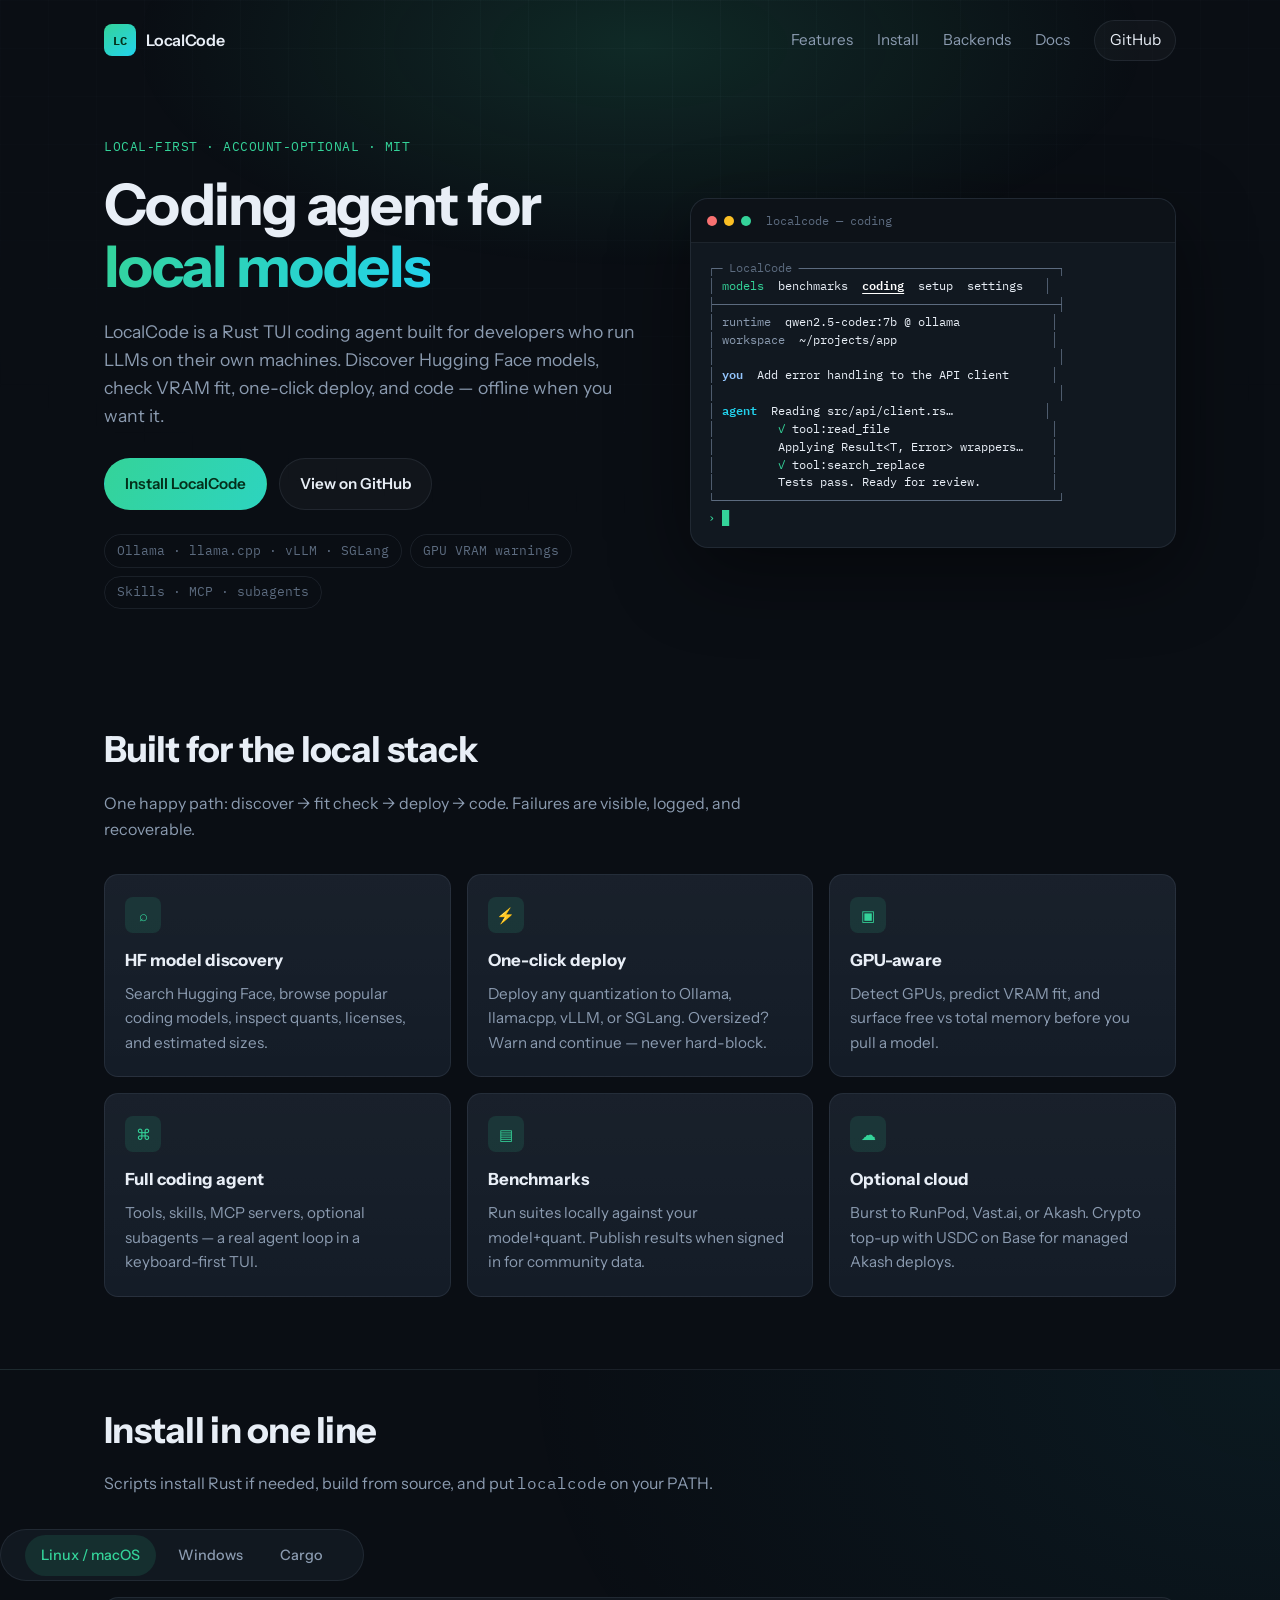
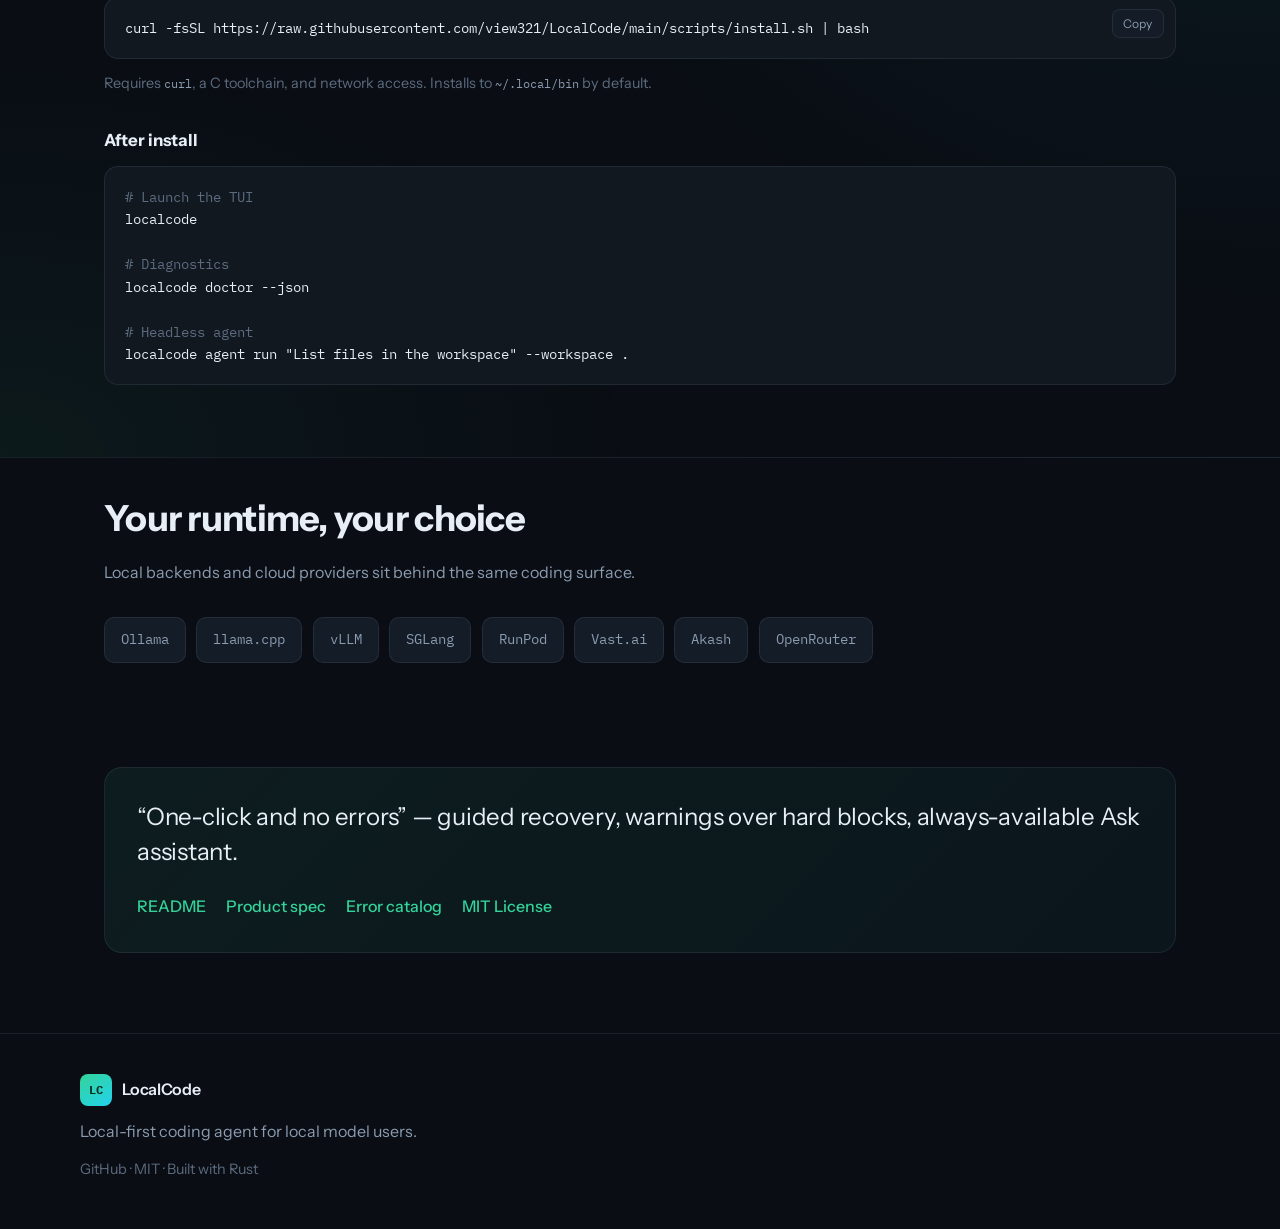
<file: website/index.html>
<!DOCTYPE html>
<html lang="en">
<head>
  <meta charset="UTF-8" />
  <meta name="viewport" content="width=device-width, initial-scale=1" />
  <meta name="description" content="LocalCode — local-first Rust TUI coding agent for developers who prefer local LLMs. Hugging Face models, one-click deploy, GPU awareness, benchmarks." />
  <meta name="theme-color" content="#0a0e14" />
  <meta property="og:title" content="LocalCode — Local-first coding agent" />
  <meta property="og:description" content="Rust TUI coding agent for local LLMs. Discover models, deploy with one click, code offline." />
  <meta property="og:type" content="website" />
  <title>LocalCode — Local-first coding agent</title>
  <link rel="preconnect" href="https://fonts.googleapis.com" />
  <link rel="preconnect" href="https://fonts.gstatic.com" crossorigin />
  <link href="https://fonts.googleapis.com/css2?family=IBM+Plex+Mono:wght@400;500;600&family=Instrument+Sans:wght@400;500;600;700&display=swap" rel="stylesheet" />
  <link rel="stylesheet" href="styles.css" />
  <link rel="icon" href="data:image/svg+xml,%3Csvg xmlns='http://www.w3.org/2000/svg' viewBox='0 0 32 32'%3E%3Crect width='32' height='32' rx='6' fill='%230a0e14'/%3E%3Ctext x='16' y='22' text-anchor='middle' font-family='monospace' font-size='14' font-weight='700' fill='%2334d399'%3ELC%3C/text%3E%3C/svg%3E" />
</head>
<body>
  <div class="bg-grid" aria-hidden="true"></div>
  <div class="bg-glow" aria-hidden="true"></div>

  <header class="site-header">
    <a class="logo" href="#">
      <span class="logo-mark">LC</span>
      <span class="logo-text">LocalCode</span>
    </a>
    <nav class="nav">
      <a href="#features">Features</a>
      <a href="#install">Install</a>
      <a href="#backends">Backends</a>
      <a href="#docs">Docs</a>
      <a class="nav-github" href="https://github.com/view321/LocalCode" target="_blank" rel="noopener noreferrer">GitHub</a>
    </nav>
    <button class="nav-toggle" type="button" aria-label="Toggle menu" aria-expanded="false">
      <span></span><span></span>
    </button>
  </header>

  <main>
    <section class="hero">
      <div class="hero-copy">
        <p class="eyebrow">Local-first · Account-optional · MIT</p>
        <h1>
          Coding agent for
          <span class="gradient-text">local models</span>
        </h1>
        <p class="lede">
          LocalCode is a Rust TUI coding agent built for developers who run LLMs on their own machines.
          Discover Hugging Face models, check VRAM fit, one-click deploy, and code — offline when you want it.
        </p>
        <div class="hero-actions">
          <a class="btn btn-primary" href="#install">Install LocalCode</a>
          <a class="btn btn-ghost" href="https://github.com/view321/LocalCode" target="_blank" rel="noopener noreferrer">View on GitHub</a>
        </div>
        <ul class="hero-pills">
          <li>Ollama · llama.cpp · vLLM · SGLang</li>
          <li>GPU VRAM warnings</li>
          <li>Skills · MCP · subagents</li>
        </ul>
      </div>
      <div class="hero-terminal" aria-hidden="true">
        <div class="term-chrome">
          <span class="dot red"></span>
          <span class="dot yellow"></span>
          <span class="dot green"></span>
          <span class="term-title">localcode — coding</span>
        </div>
        <pre class="term-body"><code><span class="t-dim">┌─ LocalCode ─────────────────────────────────────┐</span>
<span class="t-dim">│</span> <span class="t-accent">models</span>  benchmarks  <span class="t-active">coding</span>  setup  settings   <span class="t-dim">│</span>
<span class="t-dim">├─────────────────────────────────────────────────┤</span>
<span class="t-dim">│</span> <span class="t-muted">runtime</span>  qwen2.5-coder:7b @ ollama             <span class="t-dim">│</span>
<span class="t-dim">│</span> <span class="t-muted">workspace</span>  ~/projects/app                      <span class="t-dim">│</span>
<span class="t-dim">│</span>                                                 <span class="t-dim">│</span>
<span class="t-dim">│</span> <span class="t-user">you</span>  Add error handling to the API client      <span class="t-dim">│</span>
<span class="t-dim">│</span>                                                 <span class="t-dim">│</span>
<span class="t-dim">│</span> <span class="t-agent">agent</span>  Reading src/api/client.rs…             <span class="t-dim">│</span>
<span class="t-dim">│</span>         <span class="t-ok">✓</span> tool:read_file                       <span class="t-dim">│</span>
<span class="t-dim">│</span>         Applying Result&lt;T, Error&gt; wrappers…    <span class="t-dim">│</span>
<span class="t-dim">│</span>         <span class="t-ok">✓</span> tool:search_replace                  <span class="t-dim">│</span>
<span class="t-dim">│</span>         Tests pass. Ready for review.          <span class="t-dim">│</span>
<span class="t-dim">└─────────────────────────────────────────────────┘</span>
<span class="prompt">›</span> <span class="cursor">█</span></code></pre>
      </div>
    </section>

    <section id="features" class="section">
      <div class="section-head">
        <h2>Built for the local stack</h2>
        <p>One happy path: discover → fit check → deploy → code. Failures are visible, logged, and recoverable.</p>
      </div>
      <div class="feature-grid">
        <article class="card">
          <div class="card-icon">⌕</div>
          <h3>HF model discovery</h3>
          <p>Search Hugging Face, browse popular coding models, inspect quants, licenses, and estimated sizes.</p>
        </article>
        <article class="card">
          <div class="card-icon">⚡</div>
          <h3>One-click deploy</h3>
          <p>Deploy any quantization to Ollama, llama.cpp, vLLM, or SGLang. Oversized? Warn and continue — never hard-block.</p>
        </article>
        <article class="card">
          <div class="card-icon">▣</div>
          <h3>GPU-aware</h3>
          <p>Detect GPUs, predict VRAM fit, and surface free vs total memory before you pull a model.</p>
        </article>
        <article class="card">
          <div class="card-icon">⌘</div>
          <h3>Full coding agent</h3>
          <p>Tools, skills, MCP servers, optional subagents — a real agent loop in a keyboard-first TUI.</p>
        </article>
        <article class="card">
          <div class="card-icon">▤</div>
          <h3>Benchmarks</h3>
          <p>Run suites locally against your model+quant. Publish results when signed in for community data.</p>
        </article>
        <article class="card">
          <div class="card-icon">☁</div>
          <h3>Optional cloud</h3>
          <p>Burst to RunPod, Vast.ai, or Akash. Crypto top-up with USDC on Base for managed Akash deploys.</p>
        </article>
      </div>
    </section>

    <section id="install" class="section section-install">
      <div class="section-head">
        <h2>Install in one line</h2>
        <p>Scripts install Rust if needed, build from source, and put <code>localcode</code> on your PATH.</p>
      </div>

      <div class="install-tabs" role="tablist" aria-label="Install platform">
        <button class="tab active" role="tab" aria-selected="true" data-tab="unix">Linux / macOS</button>
        <button class="tab" role="tab" aria-selected="false" data-tab="windows">Windows</button>
        <button class="tab" role="tab" aria-selected="false" data-tab="cargo">Cargo</button>
      </div>

      <div class="install-panels">
        <div class="panel active" data-panel="unix" role="tabpanel">
          <div class="code-block">
            <button class="copy-btn" type="button" data-copy="curl -fsSL https://raw.githubusercontent.com/view321/LocalCode/main/scripts/install.sh | bash">Copy</button>
            <pre><code>curl -fsSL https://raw.githubusercontent.com/view321/LocalCode/main/scripts/install.sh | bash</code></pre>
          </div>
          <p class="panel-note">Requires <code>curl</code>, a C toolchain, and network access. Installs to <code>~/.local/bin</code> by default.</p>
        </div>
        <div class="panel" data-panel="windows" role="tabpanel" hidden>
          <div class="code-block">
            <button class="copy-btn" type="button" data-copy="irm https://raw.githubusercontent.com/view321/LocalCode/main/scripts/install.ps1 | iex">Copy</button>
            <pre><code>irm https://raw.githubusercontent.com/view321/LocalCode/main/scripts/install.ps1 | iex</code></pre>
          </div>
          <p class="panel-note">Run in PowerShell. Installs to <code>%USERPROFILE%\.local\bin</code> and offers to add it to your user PATH.</p>
        </div>
        <div class="panel" data-panel="cargo" role="tabpanel" hidden>
          <div class="code-block">
            <button class="copy-btn" type="button" data-copy="git clone https://github.com/view321/LocalCode.git
cd LocalCode
cargo install --path crates/localcode-cli">Copy</button>
            <pre><code>git clone https://github.com/view321/LocalCode.git
cd LocalCode
cargo install --path crates/localcode-cli</code></pre>
          </div>
          <p class="panel-note">Requires Rust 1.75+. Binary lands in <code>~/.cargo/bin</code>.</p>
        </div>
      </div>

      <div class="post-install">
        <h3>After install</h3>
        <div class="code-block">
          <pre><code><span class="t-comment"># Launch the TUI</span>
localcode

<span class="t-comment"># Diagnostics</span>
localcode doctor --json

<span class="t-comment"># Headless agent</span>
localcode agent run "List files in the workspace" --workspace .</code></pre>
        </div>
      </div>
    </section>

    <section id="backends" class="section">
      <div class="section-head">
        <h2>Your runtime, your choice</h2>
        <p>Local backends and cloud providers sit behind the same coding surface.</p>
      </div>
      <div class="backend-row">
        <div class="backend-chip">Ollama</div>
        <div class="backend-chip">llama.cpp</div>
        <div class="backend-chip">vLLM</div>
        <div class="backend-chip">SGLang</div>
        <div class="backend-chip">RunPod</div>
        <div class="backend-chip">Vast.ai</div>
        <div class="backend-chip">Akash</div>
        <div class="backend-chip">OpenRouter</div>
      </div>
    </section>

    <section id="docs" class="section section-philosophy">
      <div class="philosophy">
        <blockquote>
          <p>“One-click and no errors” — guided recovery, warnings over hard blocks, always-available Ask assistant.</p>
        </blockquote>
        <div class="doc-links">
          <a href="https://github.com/view321/LocalCode#readme" target="_blank" rel="noopener noreferrer">README</a>
          <a href="https://github.com/view321/LocalCode/blob/main/docs/HANDOFF.md" target="_blank" rel="noopener noreferrer">Product spec</a>
          <a href="https://github.com/view321/LocalCode/blob/main/docs/ERROR_CODES.md" target="_blank" rel="noopener noreferrer">Error catalog</a>
          <a href="https://github.com/view321/LocalCode/blob/main/LICENSE" target="_blank" rel="noopener noreferrer">MIT License</a>
        </div>
      </div>
    </section>
  </main>

  <footer class="site-footer">
    <div class="footer-inner">
      <div class="logo">
        <span class="logo-mark">LC</span>
        <span class="logo-text">LocalCode</span>
      </div>
      <p>Local-first coding agent for local model users.</p>
      <p class="footer-meta">
        <a href="https://github.com/view321/LocalCode" target="_blank" rel="noopener noreferrer">GitHub</a>
        · MIT · Built with Rust
      </p>
    </div>
  </footer>

  <script src="script.js"></script>
</body>
</html>
</file>
<file: website/styles.css>
:root {
  --bg: #0a0e14;
  --bg-elevated: #111820;
  --bg-card: #141c27;
  --border: rgba(148, 163, 184, 0.12);
  --border-strong: rgba(52, 211, 153, 0.35);
  --text: #e8eef6;
  --text-muted: #8b9bb0;
  --text-dim: #5c6b7f;
  --accent: #34d399;
  --accent-2: #22d3ee;
  --accent-soft: rgba(52, 211, 153, 0.12);
  --warn: #fbbf24;
  --user: #93c5fd;
  --danger: #f87171;
  --radius: 14px;
  --radius-sm: 10px;
  --font: "Instrument Sans", system-ui, sans-serif;
  --mono: "IBM Plex Mono", ui-monospace, monospace;
  --shadow: 0 24px 80px rgba(0, 0, 0, 0.45);
  --max: 1120px;
}

*,
*::before,
*::after {
  box-sizing: border-box;
}

html {
  scroll-behavior: smooth;
}

body {
  margin: 0;
  min-height: 100vh;
  font-family: var(--font);
  color: var(--text);
  background: var(--bg);
  line-height: 1.6;
  -webkit-font-smoothing: antialiased;
}

a {
  color: inherit;
  text-decoration: none;
}

code,
pre {
  font-family: var(--mono);
}

.bg-grid {
  position: fixed;
  inset: 0;
  background-image:
    linear-gradient(rgba(148, 163, 184, 0.04) 1px, transparent 1px),
    linear-gradient(90deg, rgba(148, 163, 184, 0.04) 1px, transparent 1px);
  background-size: 48px 48px;
  mask-image: radial-gradient(ellipse 80% 60% at 50% 0%, black, transparent);
  pointer-events: none;
  z-index: 0;
}

.bg-glow {
  position: fixed;
  top: -20%;
  left: 50%;
  width: 80vw;
  height: 50vh;
  transform: translateX(-50%);
  background: radial-gradient(ellipse, rgba(52, 211, 153, 0.14), transparent 70%);
  pointer-events: none;
  z-index: 0;
}

.site-header,
main,
.site-footer {
  position: relative;
  z-index: 1;
}

.site-header {
  display: flex;
  align-items: center;
  justify-content: space-between;
  max-width: var(--max);
  margin: 0 auto;
  padding: 1.25rem 1.5rem;
}

.logo {
  display: inline-flex;
  align-items: center;
  gap: 0.65rem;
  font-weight: 600;
  letter-spacing: -0.02em;
}

.logo-mark {
  display: grid;
  place-items: center;
  width: 2rem;
  height: 2rem;
  border-radius: 8px;
  background: linear-gradient(145deg, var(--accent), var(--accent-2));
  color: #042f1a;
  font-family: var(--mono);
  font-size: 0.75rem;
  font-weight: 700;
}

.nav {
  display: flex;
  align-items: center;
  gap: 1.5rem;
  font-size: 0.95rem;
  color: var(--text-muted);
}

.nav a:hover {
  color: var(--text);
}

.nav-github {
  padding: 0.45rem 0.9rem;
  border: 1px solid var(--border);
  border-radius: 999px;
  color: var(--text) !important;
  background: rgba(255, 255, 255, 0.03);
}

.nav-github:hover {
  border-color: var(--border-strong);
  background: var(--accent-soft);
}

.nav-toggle {
  display: none;
  flex-direction: column;
  gap: 6px;
  background: none;
  border: 0;
  padding: 0.5rem;
  cursor: pointer;
}

.nav-toggle span {
  display: block;
  width: 22px;
  height: 2px;
  background: var(--text);
  border-radius: 2px;
}

.hero {
  display: grid;
  grid-template-columns: 1.05fr 0.95fr;
  gap: 3rem;
  align-items: center;
  max-width: var(--max);
  margin: 0 auto;
  padding: 3.5rem 1.5rem 5rem;
}

.eyebrow {
  margin: 0 0 1rem;
  color: var(--accent);
  font-family: var(--mono);
  font-size: 0.8rem;
  letter-spacing: 0.04em;
  text-transform: uppercase;
}

.hero h1 {
  margin: 0 0 1.25rem;
  font-size: clamp(2.4rem, 5vw, 3.6rem);
  line-height: 1.08;
  letter-spacing: -0.03em;
  font-weight: 700;
}

.gradient-text {
  background: linear-gradient(120deg, var(--accent), var(--accent-2));
  -webkit-background-clip: text;
  background-clip: text;
  color: transparent;
}

.lede {
  margin: 0 0 1.75rem;
  max-width: 36rem;
  color: var(--text-muted);
  font-size: 1.1rem;
}

.hero-actions {
  display: flex;
  flex-wrap: wrap;
  gap: 0.75rem;
  margin-bottom: 1.5rem;
}

.btn {
  display: inline-flex;
  align-items: center;
  justify-content: center;
  padding: 0.8rem 1.25rem;
  border-radius: 999px;
  font-weight: 600;
  font-size: 0.95rem;
  border: 1px solid transparent;
  transition: transform 0.15s ease, background 0.15s ease, border-color 0.15s ease;
}

.btn:hover {
  transform: translateY(-1px);
}

.btn-primary {
  background: linear-gradient(120deg, var(--accent), #2dd4bf);
  color: #042f1a;
}

.btn-ghost {
  border-color: var(--border);
  color: var(--text);
  background: rgba(255, 255, 255, 0.03);
}

.btn-ghost:hover {
  border-color: var(--border-strong);
}

.hero-pills {
  display: flex;
  flex-wrap: wrap;
  gap: 0.5rem;
  list-style: none;
  margin: 0;
  padding: 0;
}

.hero-pills li {
  padding: 0.35rem 0.75rem;
  border-radius: 999px;
  border: 1px solid var(--border);
  color: var(--text-dim);
  font-size: 0.8rem;
  font-family: var(--mono);
}

.hero-terminal {
  background: var(--bg-elevated);
  border: 1px solid var(--border);
  border-radius: calc(var(--radius) + 4px);
  box-shadow: var(--shadow);
  overflow: hidden;
}

.term-chrome {
  display: flex;
  align-items: center;
  gap: 0.45rem;
  padding: 0.75rem 1rem;
  border-bottom: 1px solid var(--border);
  background: rgba(0, 0, 0, 0.25);
}

.dot {
  width: 10px;
  height: 10px;
  border-radius: 50%;
}

.dot.red { background: #f87171; }
.dot.yellow { background: #fbbf24; }
.dot.green { background: #34d399; }

.term-title {
  margin-left: 0.5rem;
  color: var(--text-dim);
  font-family: var(--mono);
  font-size: 0.75rem;
}

.term-body {
  margin: 0;
  padding: 1rem 1.1rem 1.25rem;
  overflow-x: auto;
  font-size: 0.72rem;
  line-height: 1.55;
  color: var(--text);
}

.t-dim { color: var(--text-dim); }
.t-muted { color: var(--text-muted); }
.t-accent { color: var(--accent); }
.t-active { color: #fff; font-weight: 600; text-decoration: underline; text-underline-offset: 3px; }
.t-user { color: var(--user); font-weight: 600; }
.t-agent { color: var(--accent-2); font-weight: 600; }
.t-ok { color: var(--accent); }
.t-comment { color: var(--text-dim); }
.prompt { color: var(--accent); }
.cursor {
  color: var(--accent);
  animation: blink 1.1s step-end infinite;
}

@keyframes blink {
  50% { opacity: 0; }
}

.section {
  max-width: var(--max);
  margin: 0 auto;
  padding: 2rem 1.5rem 4.5rem;
}

.section-head {
  max-width: 40rem;
  margin-bottom: 2rem;
}

.section-head h2 {
  margin: 0 0 0.75rem;
  font-size: clamp(1.75rem, 3vw, 2.25rem);
  letter-spacing: -0.02em;
}

.section-head p {
  margin: 0;
  color: var(--text-muted);
}

.feature-grid {
  display: grid;
  grid-template-columns: repeat(3, 1fr);
  gap: 1rem;
}

.card {
  padding: 1.35rem 1.25rem;
  border: 1px solid var(--border);
  border-radius: var(--radius);
  background: linear-gradient(180deg, rgba(255, 255, 255, 0.02), transparent), var(--bg-card);
  transition: border-color 0.15s ease, transform 0.15s ease;
}

.card:hover {
  border-color: var(--border-strong);
  transform: translateY(-2px);
}

.card-icon {
  display: grid;
  place-items: center;
  width: 2.25rem;
  height: 2.25rem;
  margin-bottom: 0.9rem;
  border-radius: 8px;
  background: var(--accent-soft);
  color: var(--accent);
  font-family: var(--mono);
  font-size: 0.95rem;
}

.card h3 {
  margin: 0 0 0.5rem;
  font-size: 1.05rem;
}

.card p {
  margin: 0;
  color: var(--text-muted);
  font-size: 0.95rem;
}

.section-install {
  background:
    radial-gradient(ellipse 60% 80% at 100% 0%, rgba(34, 211, 238, 0.06), transparent),
    radial-gradient(ellipse 50% 60% at 0% 100%, rgba(52, 211, 153, 0.06), transparent);
  border-block: 1px solid var(--border);
  max-width: none;
  padding-inline: 0;
}

.section-install .section-head,
.section-install .install-tabs,
.section-install .install-panels,
.section-install .post-install {
  max-width: var(--max);
  margin-left: auto;
  margin-right: auto;
  padding-left: 1.5rem;
  padding-right: 1.5rem;
}

.install-tabs {
  display: inline-flex;
  gap: 0.35rem;
  padding: 0.3rem;
  margin-bottom: 1rem;
  border: 1px solid var(--border);
  border-radius: 999px;
  background: var(--bg-elevated);
}

.tab {
  border: 0;
  background: transparent;
  color: var(--text-muted);
  padding: 0.55rem 1rem;
  border-radius: 999px;
  font: inherit;
  font-size: 0.9rem;
  font-weight: 500;
  cursor: pointer;
}

.tab.active {
  background: var(--accent-soft);
  color: var(--accent);
}

.panel[hidden] {
  display: none;
}

.code-block {
  position: relative;
  border: 1px solid var(--border);
  border-radius: var(--radius);
  background: var(--bg-elevated);
  overflow: hidden;
}

.code-block pre {
  margin: 0;
  padding: 1.15rem 1.25rem;
  overflow-x: auto;
  font-size: 0.88rem;
  line-height: 1.6;
  color: var(--text);
}

.copy-btn {
  position: absolute;
  top: 0.7rem;
  right: 0.7rem;
  border: 1px solid var(--border);
  background: var(--bg-card);
  color: var(--text-muted);
  border-radius: 8px;
  padding: 0.35rem 0.65rem;
  font-family: var(--font);
  font-size: 0.75rem;
  cursor: pointer;
}

.copy-btn:hover,
.copy-btn.copied {
  color: var(--accent);
  border-color: var(--border-strong);
}

.panel-note {
  margin: 0.85rem 0 0;
  color: var(--text-dim);
  font-size: 0.9rem;
}

.panel-note code {
  color: var(--text-muted);
  font-size: 0.85em;
}

.post-install {
  margin-top: 2rem;
}

.post-install h3 {
  margin: 0 0 0.75rem;
  font-size: 1.05rem;
}

.backend-row {
  display: flex;
  flex-wrap: wrap;
  gap: 0.65rem;
}

.backend-chip {
  padding: 0.7rem 1rem;
  border-radius: var(--radius-sm);
  border: 1px solid var(--border);
  background: var(--bg-card);
  font-family: var(--mono);
  font-size: 0.85rem;
  color: var(--text-muted);
}

.section-philosophy {
  padding-bottom: 5rem;
}

.philosophy {
  padding: 2rem;
  border-radius: calc(var(--radius) + 4px);
  border: 1px solid var(--border);
  background: linear-gradient(135deg, rgba(52, 211, 153, 0.08), rgba(34, 211, 238, 0.04));
}

.philosophy blockquote {
  margin: 0 0 1.5rem;
  padding: 0;
  border: 0;
}

.philosophy blockquote p {
  margin: 0;
  font-size: clamp(1.2rem, 2.5vw, 1.5rem);
  line-height: 1.45;
  letter-spacing: -0.01em;
}

.doc-links {
  display: flex;
  flex-wrap: wrap;
  gap: 0.75rem 1.25rem;
}

.doc-links a {
  color: var(--accent);
  font-weight: 500;
}

.doc-links a:hover {
  text-decoration: underline;
  text-underline-offset: 3px;
}

.site-footer {
  border-top: 1px solid var(--border);
  padding: 2.5rem 1.5rem 3rem;
}

.footer-inner {
  max-width: var(--max);
  margin: 0 auto;
}

.footer-inner > p {
  margin: 0.85rem 0 0;
  color: var(--text-muted);
}

.footer-meta {
  color: var(--text-dim) !important;
  font-size: 0.9rem;
}

.footer-meta a:hover {
  color: var(--accent);
}

@media (max-width: 960px) {
  .hero {
    grid-template-columns: 1fr;
    padding-top: 2rem;
  }

  .feature-grid {
    grid-template-columns: 1fr 1fr;
  }
}

@media (max-width: 720px) {
  .nav {
    display: none;
    position: absolute;
    top: 100%;
    left: 1rem;
    right: 1rem;
    flex-direction: column;
    align-items: stretch;
    gap: 0;
    padding: 0.75rem;
    background: var(--bg-elevated);
    border: 1px solid var(--border);
    border-radius: var(--radius);
    box-shadow: var(--shadow);
  }

  .nav.open {
    display: flex;
  }

  .nav a {
    padding: 0.75rem 0.85rem;
    border-radius: 8px;
  }

  .nav a:hover {
    background: var(--accent-soft);
  }

  .nav-toggle {
    display: flex;
  }

  .site-header {
    position: relative;
  }

  .feature-grid {
    grid-template-columns: 1fr;
  }

  .install-tabs {
    display: flex;
    width: calc(100% - 3rem);
    overflow-x: auto;
  }

  .tab {
    flex: 1;
    white-space: nowrap;
  }
}
</file>
